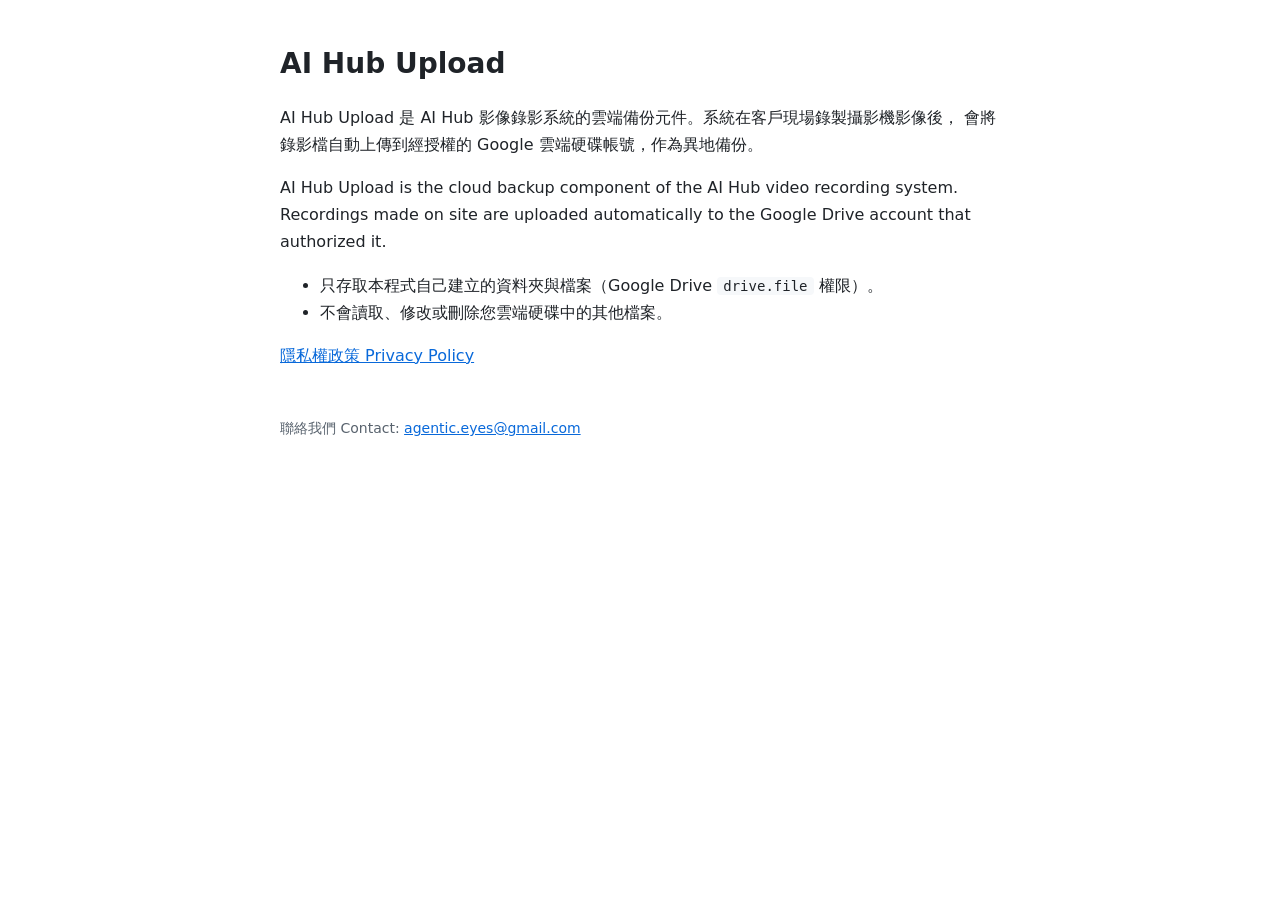
<file: index.html>
<!doctype html>
<html lang="zh-Hant">
<head>
  <meta charset="utf-8">
  <meta name="viewport" content="width=device-width, initial-scale=1">
  <title>AI Hub Upload</title>
  <link rel="stylesheet" href="style.css">
</head>
<body>
  <main>
    <h1>AI Hub Upload</h1>
    <p>
      AI Hub Upload 是 AI Hub 影像錄影系統的雲端備份元件。系統在客戶現場錄製攝影機影像後，
      會將錄影檔自動上傳到經授權的 Google 雲端硬碟帳號，作為異地備份。
    </p>
    <p lang="en">
      AI Hub Upload is the cloud backup component of the AI Hub video recording system. Recordings
      made on site are uploaded automatically to the Google Drive account that authorized it.
    </p>
    <ul>
      <li>只存取本程式自己建立的資料夾與檔案（Google Drive <code>drive.file</code> 權限）。</li>
      <li>不會讀取、修改或刪除您雲端硬碟中的其他檔案。</li>
    </ul>
    <p><a href="privacy.html">隱私權政策 Privacy Policy</a></p>
  </main>
  <footer>聯絡我們 Contact: <a href="mailto:agentic.eyes@gmail.com">agentic.eyes@gmail.com</a></footer>
</body>
</html>
</file>
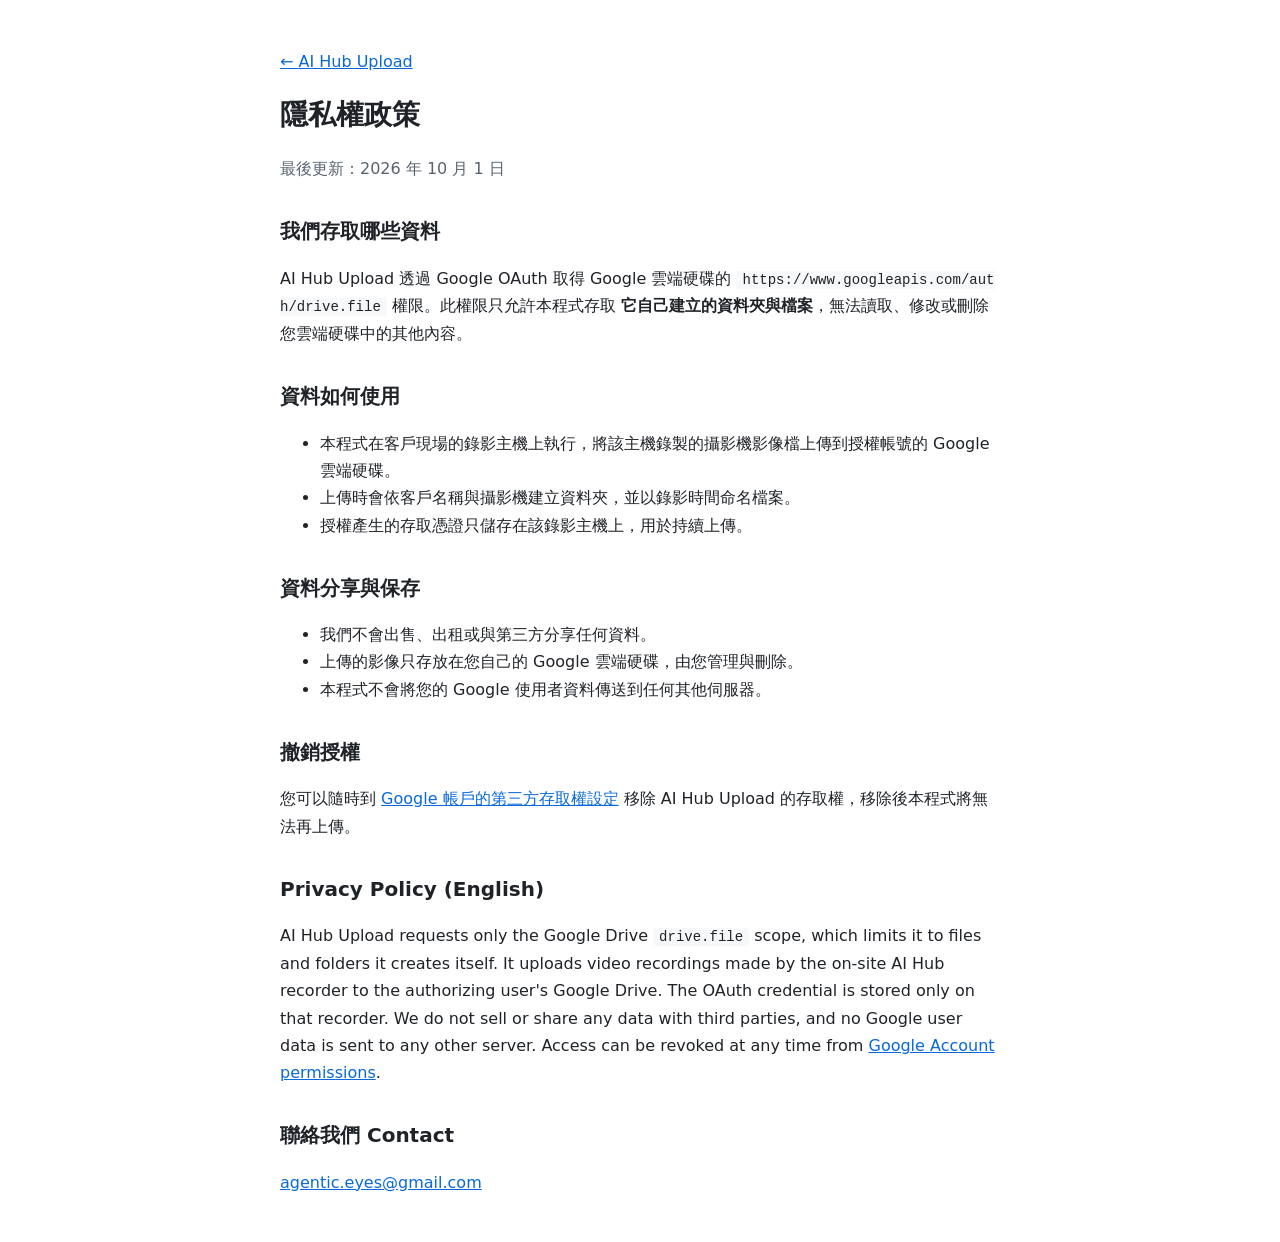
<file: privacy.html>
<!doctype html>
<html lang="zh-Hant">
<head>
  <meta charset="utf-8">
  <meta name="viewport" content="width=device-width, initial-scale=1">
  <title>隱私權政策 · AI Hub Upload</title>
  <link rel="stylesheet" href="style.css">
</head>
<body>
  <main>
    <p><a href="index.html">← AI Hub Upload</a></p>
    <h1>隱私權政策</h1>
    <p class="muted">最後更新：2026 年 10 月 1 日</p>

    <h2>我們存取哪些資料</h2>
    <p>
      AI Hub Upload 透過 Google OAuth 取得 Google 雲端硬碟的
      <code>https://www.googleapis.com/auth/drive.file</code> 權限。此權限只允許本程式存取
      <strong>它自己建立的資料夾與檔案</strong>，無法讀取、修改或刪除您雲端硬碟中的其他內容。
    </p>

    <h2>資料如何使用</h2>
    <ul>
      <li>本程式在客戶現場的錄影主機上執行，將該主機錄製的攝影機影像檔上傳到授權帳號的 Google 雲端硬碟。</li>
      <li>上傳時會依客戶名稱與攝影機建立資料夾，並以錄影時間命名檔案。</li>
      <li>授權產生的存取憑證只儲存在該錄影主機上，用於持續上傳。</li>
    </ul>

    <h2>資料分享與保存</h2>
    <ul>
      <li>我們不會出售、出租或與第三方分享任何資料。</li>
      <li>上傳的影像只存放在您自己的 Google 雲端硬碟，由您管理與刪除。</li>
      <li>本程式不會將您的 Google 使用者資料傳送到任何其他伺服器。</li>
    </ul>

    <h2>撤銷授權</h2>
    <p>
      您可以隨時到 <a href="https://myaccount.google.com/permissions">Google 帳戶的第三方存取權設定</a>
      移除 AI Hub Upload 的存取權，移除後本程式將無法再上傳。
    </p>

    <h2 lang="en">Privacy Policy (English)</h2>
    <p lang="en">
      AI Hub Upload requests only the Google Drive <code>drive.file</code> scope, which limits it to
      files and folders it creates itself. It uploads video recordings made by the on-site AI Hub
      recorder to the authorizing user's Google Drive. The OAuth credential is stored only on that
      recorder. We do not sell or share any data with third parties, and no Google user data is sent
      to any other server. Access can be revoked at any time from
      <a href="https://myaccount.google.com/permissions">Google Account permissions</a>.
    </p>

    <h2>聯絡我們 Contact</h2>
    <p><a href="mailto:agentic.eyes@gmail.com">agentic.eyes@gmail.com</a></p>
  </main>
</body>
</html>
</file>
<file: style.css>
:root {
  --bg: #ffffff;
  --fg: #1f2328;
  --muted: #59636e;
  --accent: #0969da;
  --code-bg: #f6f8fa;
}
@media (prefers-color-scheme: dark) {
  :root {
    --bg: #0d1117;
    --fg: #e6edf3;
    --muted: #9198a1;
    --accent: #4493f8;
    --code-bg: #161b22;
  }
}
body {
  margin: 0;
  background: var(--bg);
  color: var(--fg);
  font: 16px/1.7 system-ui, -apple-system, "Segoe UI", "Microsoft JhengHei", "PingFang TC", sans-serif;
}
main, footer {
  max-width: 720px;
  margin: 0 auto;
  padding: 32px 16px;
}
footer { padding-top: 0; color: var(--muted); font-size: 14px; }
h1 { font-size: 28px; margin: 8px 0 16px; }
h2 { font-size: 20px; margin-top: 32px; }
a { color: var(--accent); }
code { background: var(--code-bg); padding: 1px 6px; border-radius: 4px; font-size: 14px; word-break: break-all; }
.muted { color: var(--muted); }
</file>
